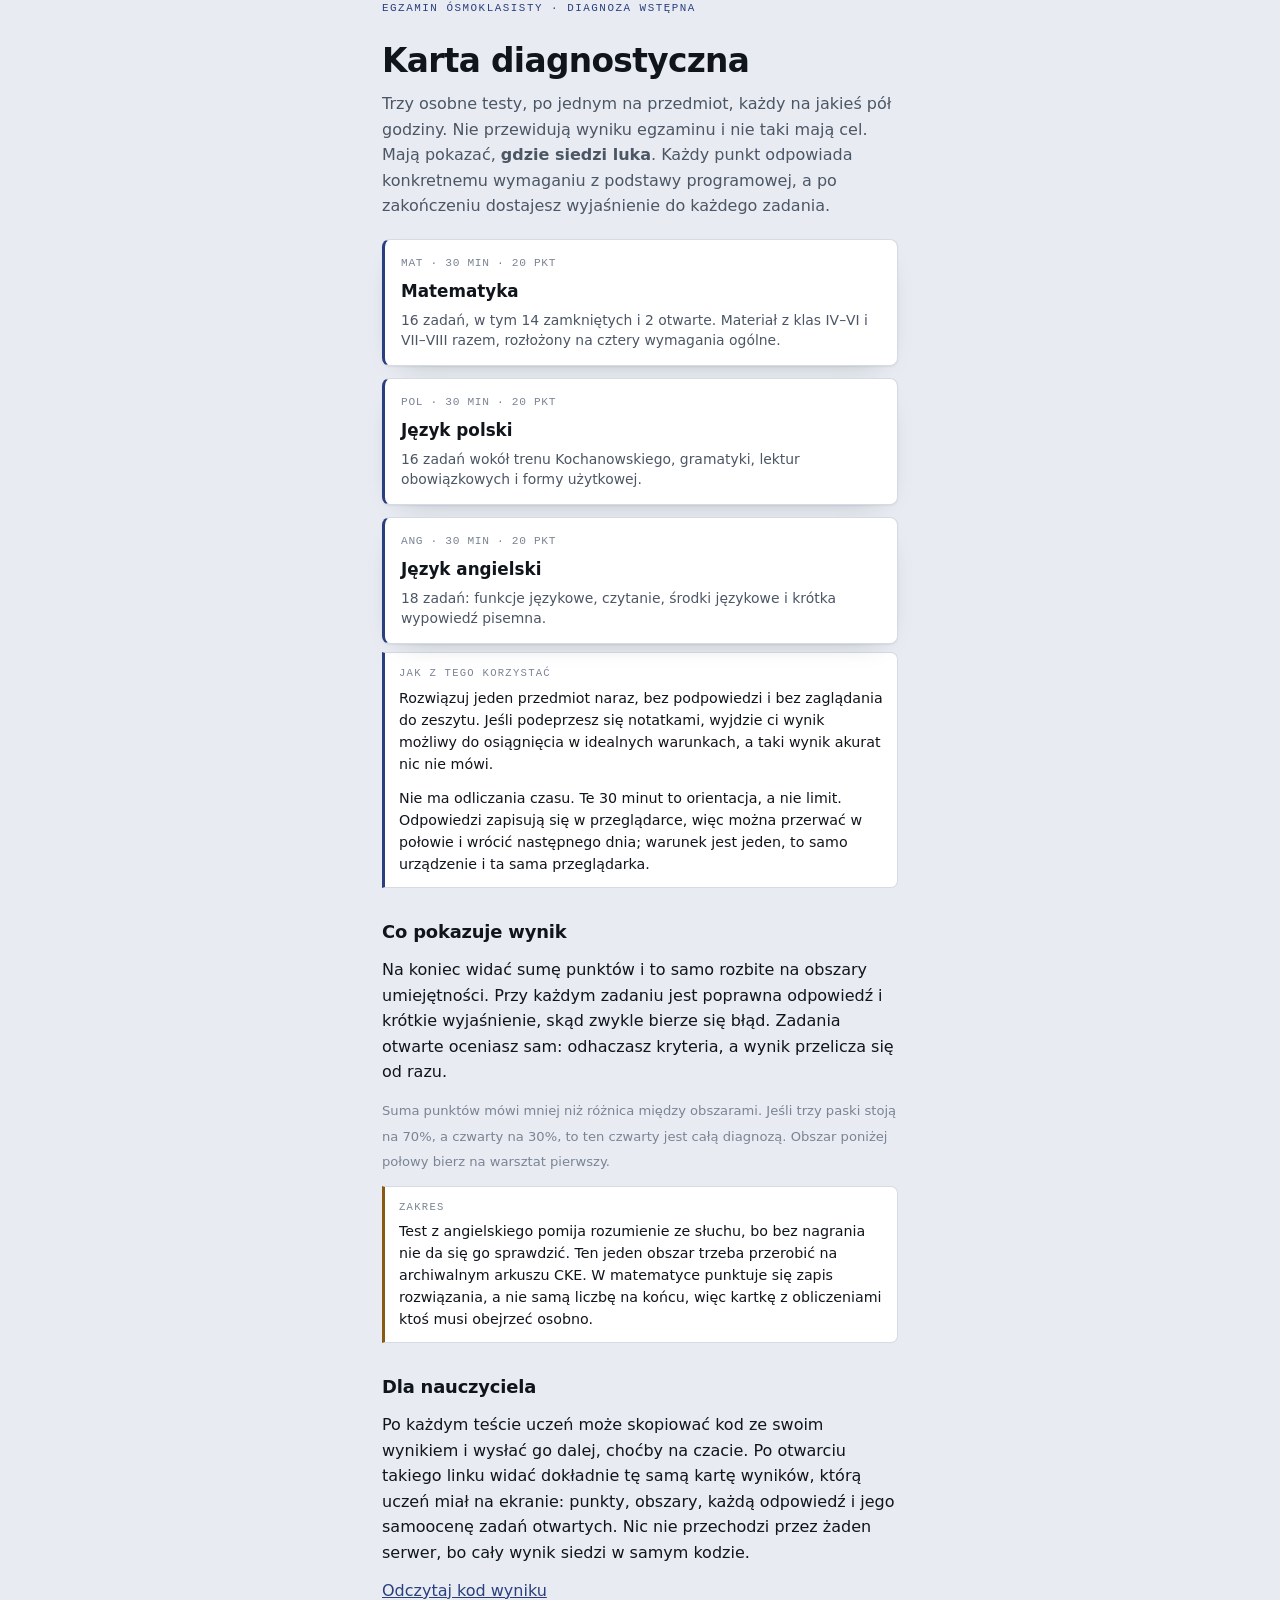
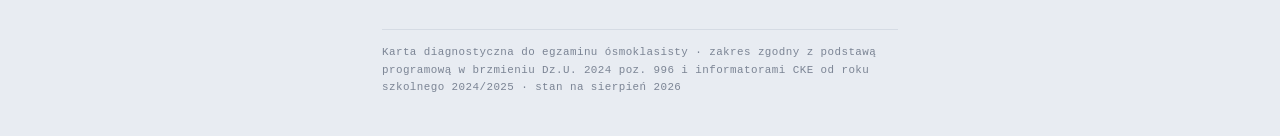
<file: index.html>
<!doctype html>
<html lang="pl">
<head>
<meta charset="utf-8">
<meta name="viewport" content="width=device-width, initial-scale=1">
<title>Karta diagnostyczna E8</title>
<meta name="description" content="Trzy krótkie testy diagnostyczne do egzaminu ósmoklasisty: matematyka, język polski, język angielski. Po 30 minut na przedmiot.">
<meta name="color-scheme" content="light dark">
<link rel="icon" href="data:image/svg+xml,%3Csvg xmlns='http://www.w3.org/2000/svg' viewBox='0 0 32 32'%3E%3Crect width='32' height='32' rx='6' fill='%232a3f7e'/%3E%3Ctext x='16' y='23' font-family='monospace' font-size='17' font-weight='700' fill='%23ffffff' text-anchor='middle'%3EE8%3C/text%3E%3C/svg%3E">
<link rel="stylesheet" href="assets/styl.css">
</head>
<body>

<div class="wrap">
<main>

  <p class="eyebrow">Egzamin ósmoklasisty · diagnoza wstępna</p>
  <h1>Karta diagnostyczna</h1>
  <p class="lede">Trzy osobne testy, po jednym na przedmiot, każdy na jakieś pół godziny. Nie przewidują wyniku egzaminu i nie taki mają cel. Mają pokazać, <b>gdzie siedzi luka</b>. Każdy punkt odpowiada konkretnemu wymaganiu z podstawy programowej, a po zakończeniu dostajesz wyjaśnienie do każdego zadania.</p>

  <div class="pick">
    <a href="matematyka.html">
      <span class="meta">MAT · 30 min · 20 pkt</span>
      <span class="nm">Matematyka</span>
      <span class="desc">16 zadań, w tym 14 zamkniętych i 2 otwarte. Materiał z klas IV–VI i VII–VIII razem, rozłożony na cztery wymagania ogólne.</span>
      <span class="state" data-state="mat"></span>
    </a>
    <a href="polski.html">
      <span class="meta">POL · 30 min · 20 pkt</span>
      <span class="nm">Język polski</span>
      <span class="desc">16 zadań wokół trenu Kochanowskiego, gramatyki, lektur obowiązkowych i formy użytkowej.</span>
      <span class="state" data-state="pol"></span>
    </a>
    <a href="angielski.html">
      <span class="meta">ANG · 30 min · 20 pkt</span>
      <span class="nm">Język angielski</span>
      <span class="desc">18 zadań: funkcje językowe, czytanie, środki językowe i krótka wypowiedź pisemna.</span>
      <span class="state" data-state="ang"></span>
    </a>
  </div>

  <div class="note"><span class="lbl">Jak z tego korzystać</span>
  <p>Rozwiązuj jeden przedmiot naraz, bez podpowiedzi i bez zaglądania do zeszytu. Jeśli podeprzesz się notatkami, wyjdzie ci wynik możliwy do osiągnięcia w idealnych warunkach, a taki wynik akurat nic nie mówi.</p>
  <p>Nie ma odliczania czasu. Te 30 minut to orientacja, a nie limit. Odpowiedzi zapisują się w przeglądarce, więc można przerwać w połowie i wrócić następnego dnia; warunek jest jeden, to samo urządzenie i ta sama przeglądarka.</p></div>

  <h2>Co pokazuje wynik</h2>
  <p>Na koniec widać sumę punktów i to samo rozbite na obszary umiejętności. Przy każdym zadaniu jest poprawna odpowiedź i krótkie wyjaśnienie, skąd zwykle bierze się błąd. Zadania otwarte oceniasz sam: odhaczasz kryteria, a wynik przelicza się od razu.</p>
  <p class="muted"><small>Suma punktów mówi mniej niż różnica między obszarami. Jeśli trzy paski stoją na 70%, a czwarty na 30%, to ten czwarty jest całą diagnozą. Obszar poniżej połowy bierz na warsztat pierwszy.</small></p>

  <div class="note warn"><span class="lbl">Zakres</span>
  <p>Test z angielskiego pomija rozumienie ze słuchu, bo bez nagrania nie da się go sprawdzić. Ten jeden obszar trzeba przerobić na archiwalnym arkuszu CKE. W matematyce punktuje się zapis rozwiązania, a nie samą liczbę na końcu, więc kartkę z obliczeniami ktoś musi obejrzeć osobno.</p></div>

  <h2>Dla nauczyciela</h2>
  <p>Po każdym teście uczeń może skopiować kod ze swoim wynikiem i wysłać go dalej, choćby na czacie. Po otwarciu takiego linku widać dokładnie tę samą kartę wyników, którą uczeń miał na ekranie: punkty, obszary, każdą odpowiedź i jego samoocenę zadań otwartych. Nic nie przechodzi przez żaden serwer, bo cały wynik siedzi w samym kodzie.</p>
  <p><a href="wynik.html">Odczytaj kod wyniku</a></p>

  <div id="clrbox" hidden>
    <button class="btn ghost wide" id="clr">Wyczyść zapisane odpowiedzi</button>
  </div>

</main>

<footer>
  Karta diagnostyczna do egzaminu ósmoklasisty · zakres zgodny z podstawą programową w brzmieniu Dz.U. 2024 poz. 996 i informatorami CKE od roku szkolnego 2024/2025 · stan na sierpień 2026
</footer>
</div>

<script src="assets/index.js"></script>
</body>
</html>
</file>
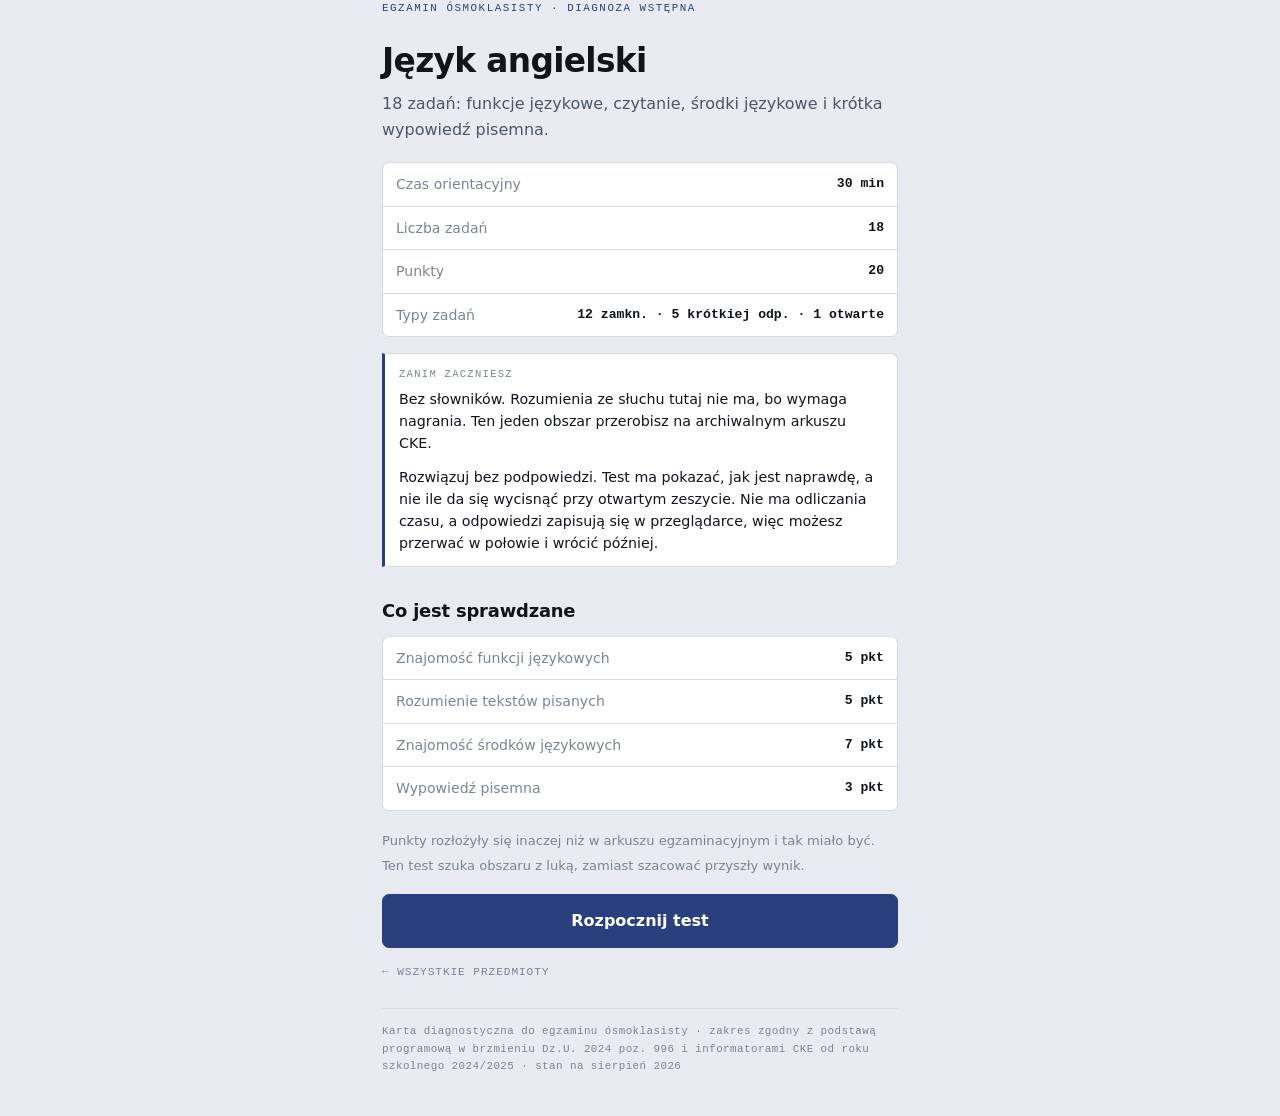
<file: angielski.html>
<!doctype html>
<html lang="pl">
<head>
<meta charset="utf-8">
<meta name="viewport" content="width=device-width, initial-scale=1">
<title>Język angielski — karta diagnostyczna E8</title>
<meta name="description" content="Test diagnostyczny z języka angielskiego do egzaminu ósmoklasisty. 18 zadań, 20 punktów, około 30 minut.">
<meta name="color-scheme" content="light dark">
<link rel="icon" href="data:image/svg+xml,%3Csvg xmlns='http://www.w3.org/2000/svg' viewBox='0 0 32 32'%3E%3Crect width='32' height='32' rx='6' fill='%232a3f7e'/%3E%3Ctext x='16' y='23' font-family='monospace' font-size='17' font-weight='700' fill='%23ffffff' text-anchor='middle'%3EE8%3C/text%3E%3C/svg%3E">
<link rel="stylesheet" href="assets/styl.css">
</head>
<body>

<div class="topbar" id="topbar" hidden>
  <div class="topbar-in">
    <span class="subj" id="tbSubj"></span>
    <span class="spacer"></span>
    <span class="cnt" id="tbCnt"></span>
  </div>
  <div class="progress"><i id="tbBar"></i></div>
</div>

<div class="wrap">
  <main id="app"></main>
  <footer id="foot">
    Karta diagnostyczna do egzaminu ósmoklasisty · zakres zgodny z podstawą programową w brzmieniu Dz.U. 2024 poz. 996 i informatorami CKE od roku szkolnego 2024/2025 · stan na sierpień 2026
  </footer>
</div>

<script src="assets/wyniki.js"></script>
<script src="assets/dane-angielski.js"></script>
<script src="assets/test.js"></script>
</body>
</html>
</file>
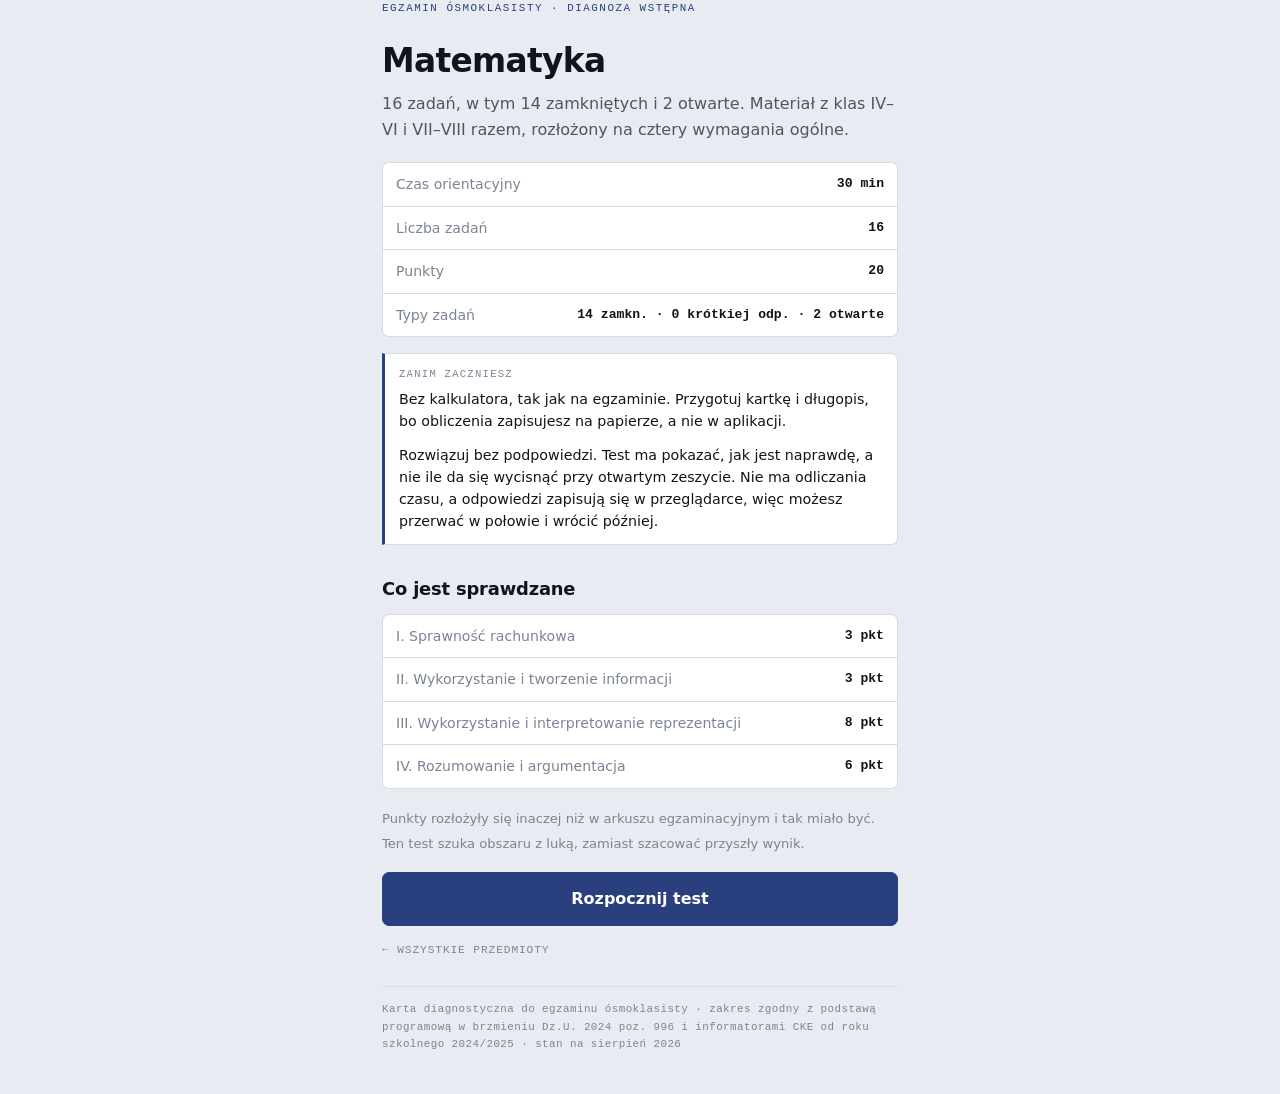
<file: matematyka.html>
<!doctype html>
<html lang="pl">
<head>
<meta charset="utf-8">
<meta name="viewport" content="width=device-width, initial-scale=1">
<title>Matematyka — karta diagnostyczna E8</title>
<meta name="description" content="Test diagnostyczny z matematyki do egzaminu ósmoklasisty. 16 zadań, 20 punktów, około 30 minut.">
<meta name="color-scheme" content="light dark">
<link rel="icon" href="data:image/svg+xml,%3Csvg xmlns='http://www.w3.org/2000/svg' viewBox='0 0 32 32'%3E%3Crect width='32' height='32' rx='6' fill='%232a3f7e'/%3E%3Ctext x='16' y='23' font-family='monospace' font-size='17' font-weight='700' fill='%23ffffff' text-anchor='middle'%3EE8%3C/text%3E%3C/svg%3E">
<link rel="stylesheet" href="assets/styl.css">
</head>
<body>

<div class="topbar" id="topbar" hidden>
  <div class="topbar-in">
    <span class="subj" id="tbSubj"></span>
    <span class="spacer"></span>
    <span class="cnt" id="tbCnt"></span>
  </div>
  <div class="progress"><i id="tbBar"></i></div>
</div>

<div class="wrap">
  <main id="app"></main>
  <footer id="foot">
    Karta diagnostyczna do egzaminu ósmoklasisty · zakres zgodny z podstawą programową w brzmieniu Dz.U. 2024 poz. 996 i informatorami CKE od roku szkolnego 2024/2025 · stan na sierpień 2026
  </footer>
</div>

<script src="assets/wyniki.js"></script>
<script src="assets/dane-matematyka.js"></script>
<script src="assets/test.js"></script>
</body>
</html>
</file>
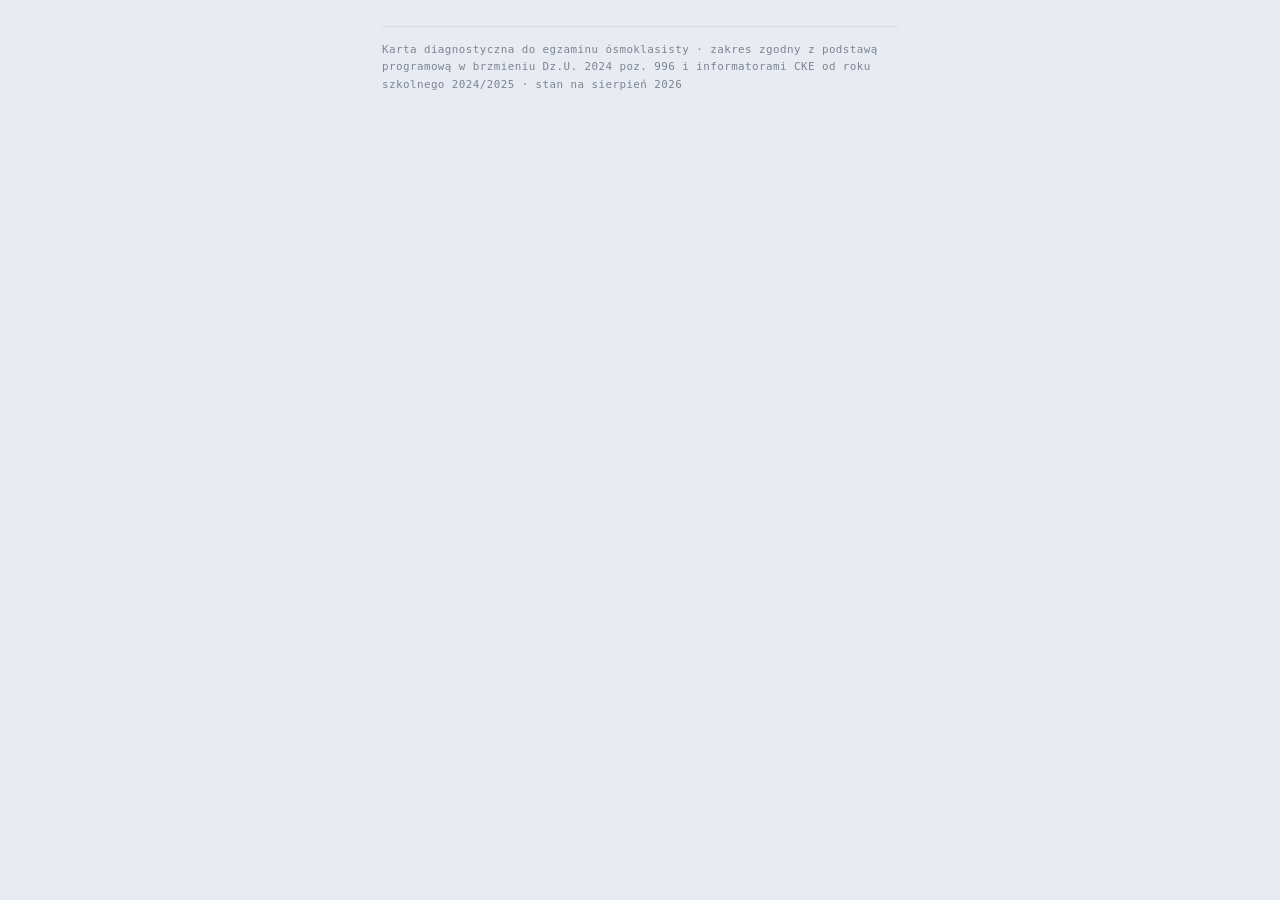
<file: polski.html>
<!doctype html>
<html lang="pl">
<head>
<meta charset="utf-8">
<meta name="viewport" content="width=device-width, initial-scale=1">
<title>Język polski — karta diagnostyczna E8</title>
<meta name="description" content="Test diagnostyczny z języka polskiego do egzaminu ósmoklasisty. 16 zadań, 20 punktów, około 30 minut.">
<meta name="color-scheme" content="light dark">
<link rel="icon" href="data:image/svg+xml,%3Csvg xmlns='http://www.w3.org/2000/svg' viewBox='0 0 32 32'%3E%3Crect width='32' height='32' rx='6' fill='%232a3f7e'/%3E%3Ctext x='16' y='23' font-family='monospace' font-size='17' font-weight='700' fill='%23ffffff' text-anchor='middle'%3EE8%3C/text%3E%3C/svg%3E">
<link rel="stylesheet" href="assets/styl.css">
</head>
<body>

<div class="topbar" id="topbar" hidden>
  <div class="topbar-in">
    <span class="subj" id="tbSubj"></span>
    <span class="spacer"></span>
    <span class="cnt" id="tbCnt"></span>
  </div>
  <div class="progress"><i id="tbBar"></i></div>
</div>

<div class="wrap">
  <main id="app"></main>
  <footer id="foot">
    Karta diagnostyczna do egzaminu ósmoklasisty · zakres zgodny z podstawą programową w brzmieniu Dz.U. 2024 poz. 996 i informatorami CKE od roku szkolnego 2024/2025 · stan na sierpień 2026
  </footer>
</div>

<script src="assets/dane-polski.js"></script>
<script src="assets/test.js"></script>
</body>
</html>
</file>
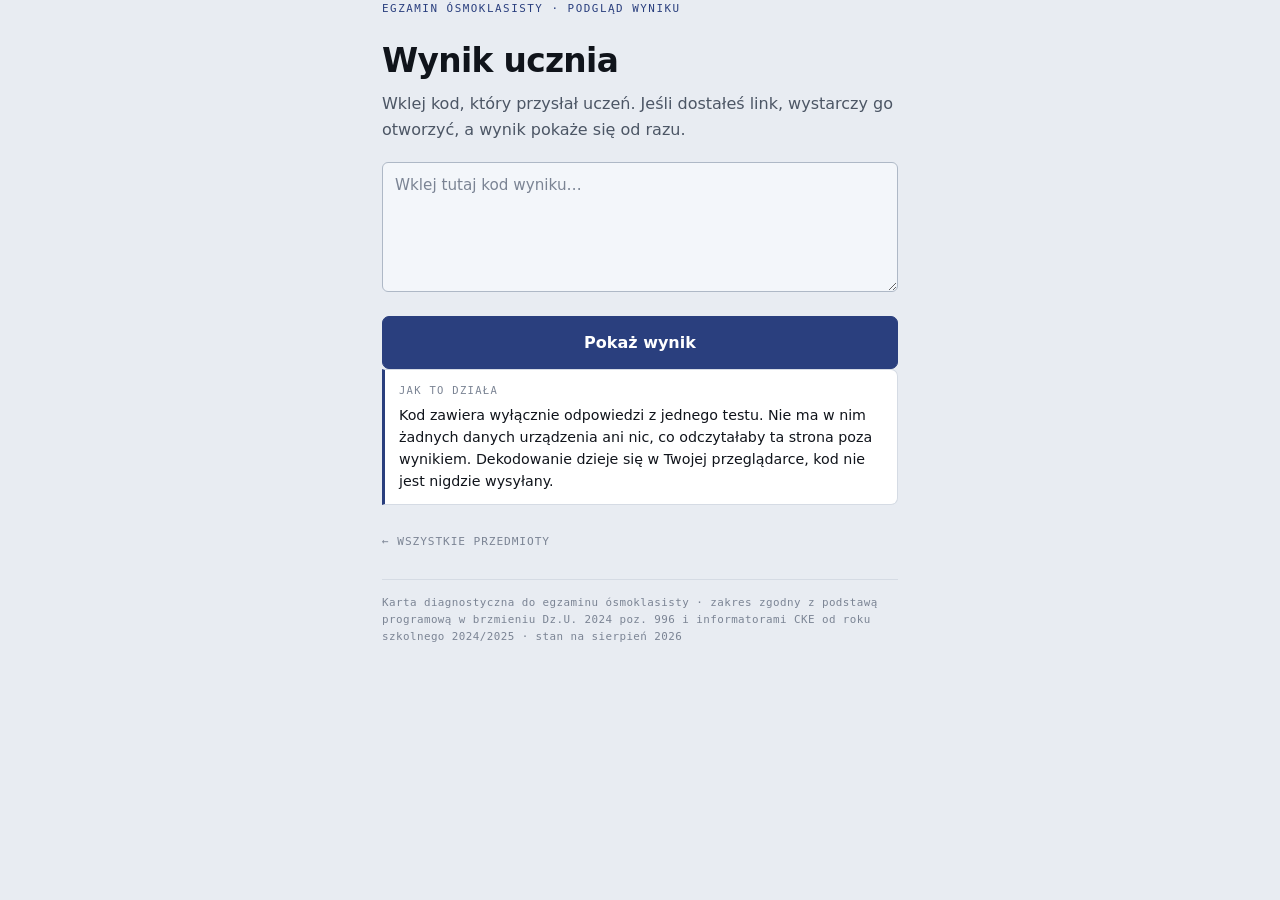
<file: wynik.html>
<!doctype html>
<html lang="pl">
<head>
<meta charset="utf-8">
<meta name="viewport" content="width=device-width, initial-scale=1">
<title>Wynik ucznia — karta diagnostyczna E8</title>
<meta name="description" content="Podgląd wyniku testu diagnostycznego E8 z kodu przysłanego przez ucznia.">
<meta name="color-scheme" content="light dark">
<link rel="icon" href="data:image/svg+xml,%3Csvg xmlns='http://www.w3.org/2000/svg' viewBox='0 0 32 32'%3E%3Crect width='32' height='32' rx='6' fill='%232a3f7e'/%3E%3Ctext x='16' y='23' font-family='monospace' font-size='17' font-weight='700' fill='%23ffffff' text-anchor='middle'%3EE8%3C/text%3E%3C/svg%3E">
<link rel="stylesheet" href="assets/styl.css">
</head>
<body>

<div class="wrap">
  <main id="app"></main>
  <footer>
    Karta diagnostyczna do egzaminu ósmoklasisty · zakres zgodny z podstawą programową w brzmieniu Dz.U. 2024 poz. 996 i informatorami CKE od roku szkolnego 2024/2025 · stan na sierpień 2026
  </footer>
</div>

<script src="assets/wyniki.js"></script>
<script src="assets/dane-matematyka.js"></script>
<script src="assets/dane-polski.js"></script>
<script src="assets/dane-angielski.js"></script>
<script src="assets/wynik.js"></script>
</body>
</html>
</file>
<file: assets/styl.css>
/* Karta diagnostyczna E8, arkusz wspólny dla wszystkich podstron */

:root {
  --paper:    #e8ecf2;
  --sheet:    #ffffff;
  --sheet-2:  #f3f6fa;
  --ink:      #10141b;
  --ink-2:    #4c5665;
  --ink-3:    #7b8494;
  --rule:     #d5dbe4;
  --rule-2:   #aeb8c6;
  --accent:   #2a3f7e;
  --accent-2: #e3e9f6;
  --on-accent:#ffffff;
  --ok:       #1d6a4a;
  --ok-2:     #e0efe8;
  --bad:      #a12d26;
  --bad-2:    #f8e7e5;
  --warn:     #8a5a12;
  --warn-2:   #f7edda;
  --shadow:   0 1px 2px rgba(16,20,27,.06), 0 10px 28px -20px rgba(16,20,27,.4);

  --sans: system-ui, -apple-system, "Segoe UI", Roboto, "Helvetica Neue", Arial, sans-serif;
  --serif: Georgia, "Iowan Old Style", "Palatino Linotype", "Times New Roman", serif;
  --mono: ui-monospace, "Cascadia Mono", "SFMono-Regular", Menlo, Consolas, monospace;
}

@media (prefers-color-scheme: dark) {
  :root:not([data-theme="light"]) {
    --paper:    #0e1116;
    --sheet:    #161a21;
    --sheet-2:  #1d222b;
    --ink:      #e5e9f0;
    --ink-2:    #aab3c1;
    --ink-3:    #7f8896;
    --rule:     #282e38;
    --rule-2:   #3c4450;
    --accent:   #90a6e8;
    --accent-2: #1c2436;
    --on-accent:#0e1116;
    --ok:       #6cc79a;
    --ok-2:     #14251d;
    --bad:      #e8938a;
    --bad-2:    #2c1917;
    --warn:     #d8a95d;
    --warn-2:   #2a2114;
    --shadow:   0 1px 2px rgba(0,0,0,.5), 0 10px 28px -20px rgba(0,0,0,.95);
  }
}

:root[data-theme="dark"] {
  --paper:    #0e1116;
  --sheet:    #161a21;
  --sheet-2:  #1d222b;
  --ink:      #e5e9f0;
  --ink-2:    #aab3c1;
  --ink-3:    #7f8896;
  --rule:     #282e38;
  --rule-2:   #3c4450;
  --accent:   #90a6e8;
  --accent-2: #1c2436;
  --on-accent:#0e1116;
  --ok:       #6cc79a;
  --ok-2:     #14251d;
  --bad:      #e8938a;
  --bad-2:    #2c1917;
  --warn:     #d8a95d;
  --warn-2:   #2a2114;
  --shadow:   0 1px 2px rgba(0,0,0,.5), 0 10px 28px -20px rgba(0,0,0,.95);
}

* { box-sizing: border-box; }

html { -webkit-text-size-adjust: 100%; }

body {
  margin: 0;
  background: var(--paper);
  color: var(--ink);
  font-family: var(--sans);
  font-size: 16px;
  line-height: 1.6;
  -webkit-font-smoothing: antialiased;
}

.wrap { max-width: 34rem; margin: 0 auto; padding: 0 14px 40px; }

/* ---------- topbar ---------- */

.topbar {
  position: sticky;
  top: 0;
  z-index: 20;
  background: var(--paper);
  border-bottom: 1px solid var(--rule);
}
.topbar-in {
  max-width: 34rem;
  margin: 0 auto;
  padding: 9px 14px;
  display: flex;
  align-items: center;
  gap: 12px;
  font-family: var(--mono);
  font-size: .72rem;
  letter-spacing: .06em;
  text-transform: uppercase;
  color: var(--ink-3);
}
.topbar-in .subj { color: var(--ink-2); font-weight: 600; overflow: hidden; text-overflow: ellipsis; white-space: nowrap; }
.topbar-in .spacer { flex: 1 1 auto; }
.topbar-in .cnt { font-variant-numeric: tabular-nums; color: var(--ink-2); }

.progress { height: 3px; background: var(--rule); }
.progress > i { display: block; height: 100%; background: var(--accent); width: 0; transition: width .25s ease; }

/* ---------- type ---------- */

h1 {
  font-size: clamp(1.55rem, 6vw, 2.05rem);
  line-height: 1.15;
  letter-spacing: -.02em;
  font-weight: 700;
  text-wrap: balance;
  margin: 26px 0 10px;
}
h2 { font-size: 1.12rem; font-weight: 700; letter-spacing: -.01em; margin: 30px 0 10px; text-wrap: balance; }
h3 { font-size: .95rem; font-weight: 700; margin: 20px 0 8px; }
p { margin: 0 0 12px; }
.lede { color: var(--ink-2); margin-bottom: 20px; }
.eyebrow {
  font-family: var(--mono);
  font-size: .68rem;
  letter-spacing: .14em;
  text-transform: uppercase;
  color: var(--accent);
  margin: 0 0 6px;
}
.muted { color: var(--ink-3); }
small { font-size: .82rem; }

a { color: var(--accent); }

/* powrót na stronę główną */
.crumb {
  display: inline-block;
  margin: 16px 0 0;
  font-family: var(--mono);
  font-size: .7rem;
  letter-spacing: .08em;
  text-transform: uppercase;
  text-decoration: none;
  color: var(--ink-3);
}
.crumb:hover { color: var(--accent); }
.crumb::before { content: "← "; }

/* ---------- cards ---------- */

.card {
  background: var(--sheet);
  border: 1px solid var(--rule);
  border-radius: 8px;
  padding: 16px;
  box-shadow: var(--shadow);
  margin-bottom: 12px;
}

/* wybór przedmiotu, kafle na stronie głównej */
.pick { display: grid; gap: 12px; margin: 20px 0 8px; }
.pick a {
  text-align: left;
  font: inherit;
  color: inherit;
  text-decoration: none;
  background: var(--sheet);
  border: 1px solid var(--rule);
  border-left: 3px solid var(--accent);
  border-radius: 8px;
  padding: 15px 16px;
  box-shadow: var(--shadow);
  display: grid;
  gap: 5px;
  transition: border-color .15s, transform .1s;
}
.pick a:hover { border-color: var(--rule-2); border-left-color: var(--accent); }
.pick a:active { transform: translateY(1px); }
.pick a:focus-visible { outline: 2px solid var(--accent); outline-offset: 2px; }
.pick .nm { font-weight: 700; font-size: 1.05rem; }
.pick .meta {
  font-family: var(--mono);
  font-size: .7rem;
  letter-spacing: .06em;
  text-transform: uppercase;
  color: var(--ink-3);
}
.pick .desc { font-size: .87rem; color: var(--ink-2); line-height: 1.45; }
.pick .state { font-family: var(--mono); font-size: .7rem; letter-spacing: .06em; text-transform: uppercase; color: var(--accent); }
.pick .state:empty { display: none; }

/* ---------- zadanie ---------- */

.qhead {
  display: flex;
  align-items: baseline;
  justify-content: space-between;
  gap: 12px;
  font-family: var(--mono);
  font-size: .74rem;
  letter-spacing: .06em;
  color: var(--ink-3);
  margin-bottom: 10px;
  padding-bottom: 8px;
  border-bottom: 1px solid var(--rule);
}
.qhead .area { text-transform: uppercase; overflow: hidden; text-overflow: ellipsis; white-space: nowrap; }
.qhead .pts { color: var(--ink-2); white-space: nowrap; }

.qtext { margin-bottom: 14px; }
.qtext p:last-child { margin-bottom: 0; }
.qtext .hint { font-size: .85rem; color: var(--ink-3); }
.qtext .mono {
  font-family: var(--mono);
  background: var(--sheet-2);
  padding: 11px 12px;
  border-radius: 6px;
  font-size: .95rem;
}

/* odpowiedzi, bańki jak na karcie odpowiedzi */
.opts { display: grid; gap: 8px; list-style: none; margin: 0; padding: 0; }
.opt {
  display: grid;
  grid-template-columns: 26px 1fr;
  gap: 11px;
  align-items: start;
  padding: 11px 12px;
  border: 1px solid var(--rule);
  border-radius: 6px;
  background: var(--sheet-2);
  cursor: pointer;
  transition: border-color .12s, background .12s;
}
.opt:hover { border-color: var(--rule-2); }
.opt input { position: absolute; opacity: 0; pointer-events: none; }
.bub {
  width: 24px; height: 24px;
  border: 1.5px solid var(--rule-2);
  border-radius: 50%;
  display: grid;
  place-items: center;
  font-family: var(--mono);
  font-size: .78rem;
  color: var(--ink-3);
  background: var(--sheet);
  transition: background .12s, color .12s, border-color .12s;
}
.opt .txt { line-height: 1.45; padding-top: 1px; }
.opt.on { border-color: var(--accent); background: var(--accent-2); }
.opt.on .bub { background: var(--accent); border-color: var(--accent); color: var(--on-accent); font-weight: 700; }
.opt:focus-within { outline: 2px solid var(--accent); outline-offset: 2px; }

/* pola tekstowe */
.field {
  width: 100%;
  font: inherit;
  font-family: var(--mono);
  font-size: .95rem;
  color: var(--ink);
  background: var(--sheet-2);
  border: 1px solid var(--rule-2);
  border-radius: 6px;
  padding: 11px 12px;
}
textarea.field { font-family: var(--sans); line-height: 1.55; min-height: 130px; resize: vertical; }
.field:focus { outline: 2px solid var(--accent); outline-offset: 1px; border-color: var(--accent); }
.field::placeholder { color: var(--ink-3); }

/* tekst źródłowy: stale widoczny nad zadaniem */
.passage {
  background: var(--sheet-2);
  border: 1px solid var(--rule);
  border-radius: 8px;
  margin-bottom: 12px;
  overflow: hidden;
}
.passage .hdr {
  padding: 10px 14px;
  font-family: var(--mono);
  font-size: .72rem;
  letter-spacing: .08em;
  text-transform: uppercase;
  color: var(--accent);
  border-bottom: 1px solid var(--rule);
}
.passage .body {
  padding: 12px 16px 14px;
  font-family: var(--serif);
  font-size: .97rem;
  line-height: 1.65;
  max-height: 44vh;
  overflow-y: auto;
  overscroll-behavior: contain;
}
.passage .body:focus-visible { outline: 2px solid var(--accent); outline-offset: -2px; }
.passage .body p { margin: 0 0 10px; }
.passage .body > :last-child { margin-bottom: 0; }
.passage .verse { white-space: pre-line; margin: 0 0 10px; }
.passage .gloss { font-family: var(--sans); font-size: .8rem; color: var(--ink-3); line-height: 1.5; border-top: 1px solid var(--rule); padding-top: 10px; }
.passage .src { font-family: var(--mono); font-size: .7rem; color: var(--ink-3); letter-spacing: .04em; }

/* ---------- nawigacja ---------- */

.nav { display: flex; gap: 10px; margin-top: 16px; }
.btn {
  font: inherit;
  font-weight: 600;
  border-radius: 7px;
  padding: 13px 16px;
  cursor: pointer;
  border: 1px solid var(--rule-2);
  background: var(--sheet);
  color: var(--ink);
  transition: transform .1s, border-color .12s;
}
.btn:active { transform: translateY(1px); }
.btn:focus-visible { outline: 2px solid var(--accent); outline-offset: 2px; }
.btn.primary { background: var(--accent); border-color: var(--accent); color: var(--on-accent); flex: 1 1 auto; }
.btn.ghost { background: transparent; }
.btn[disabled] { opacity: .4; cursor: not-allowed; }
.btn.wide { width: 100%; }

.jump { display: flex; flex-wrap: wrap; gap: 5px; margin-top: 14px; }
.jump button {
  font-family: var(--mono);
  font-size: .74rem;
  width: 30px; height: 30px;
  border-radius: 5px;
  border: 1px solid var(--rule);
  background: var(--sheet);
  color: var(--ink-3);
  cursor: pointer;
  padding: 0;
}
.jump button.done { background: var(--accent-2); border-color: var(--accent); color: var(--accent); font-weight: 700; }
.jump button.cur { outline: 2px solid var(--accent); outline-offset: 1px; }

/* ---------- wyniki ---------- */

.score {
  display: grid;
  grid-template-columns: auto 1fr;
  gap: 18px;
  align-items: center;
  background: var(--sheet);
  border: 1px solid var(--rule);
  border-radius: 8px;
  padding: 18px;
  box-shadow: var(--shadow);
  margin-bottom: 14px;
}
.score .big { font-family: var(--mono); font-size: 2.5rem; line-height: 1; font-variant-numeric: tabular-nums; letter-spacing: -.03em; }
.score .of { color: var(--ink-3); font-size: 1.1rem; }
.score .pct { font-family: var(--mono); font-size: .9rem; color: var(--ink-2); margin-top: 4px; }
.score .verdict { font-size: .89rem; color: var(--ink-2); line-height: 1.5; }

.bars { display: grid; gap: 11px; margin-bottom: 8px; }
.bar .lab { display: flex; justify-content: space-between; gap: 10px; font-size: .86rem; margin-bottom: 4px; }
.bar .lab b { font-family: var(--mono); font-variant-numeric: tabular-nums; white-space: nowrap; }
.bar .track { height: 8px; background: var(--sheet-2); border: 1px solid var(--rule); border-radius: 3px; overflow: hidden; }
.bar .fill { height: 100%; background: var(--accent); }
.bar.good .fill { background: var(--ok); }
.bar.good .lab b { color: var(--ok); }
.bar.low .fill { background: var(--bad); }
.bar.low .lab b { color: var(--bad); }

.rev { border: 1px solid var(--rule); border-radius: 8px; background: var(--sheet); margin-bottom: 10px; overflow: hidden; }
.rev > summary {
  cursor: pointer;
  padding: 12px 14px;
  display: grid;
  grid-template-columns: 26px 1fr auto;
  gap: 10px;
  align-items: center;
  list-style: none;
}
.rev > summary::-webkit-details-marker { display: none; }
.rev .mark {
  width: 24px; height: 24px; border-radius: 50%;
  display: grid; place-items: center;
  font-family: var(--mono); font-size: .8rem; font-weight: 700;
}
.rev .mark.y { background: var(--ok-2); color: var(--ok); }
.rev .mark.n { background: var(--bad-2); color: var(--bad); }
.rev .mark.s { background: var(--warn-2); color: var(--warn); }
.rev .ttl { font-size: .88rem; line-height: 1.4; overflow: hidden; text-overflow: ellipsis; display: -webkit-box; -webkit-line-clamp: 2; -webkit-box-orient: vertical; }
.rev .sc { font-family: var(--mono); font-size: .78rem; color: var(--ink-3); white-space: nowrap; }
.rev .detail { padding: 12px 14px 14px; border-top: 1px solid var(--rule); font-size: .9rem; }
.rev .detail .row { margin-bottom: 8px; }
.rev .detail .k { font-family: var(--mono); font-size: .68rem; letter-spacing: .1em; text-transform: uppercase; color: var(--ink-3); display: block; margin-bottom: 2px; }
.rev .detail .good { color: var(--ok); font-weight: 600; }
.rev .detail .wrong { color: var(--bad); font-weight: 600; text-decoration: line-through; text-decoration-thickness: 1px; }
.rev .detail .model { font-family: var(--serif); line-height: 1.6; }
.rev .why { background: var(--sheet-2); border-left: 3px solid var(--accent); border-radius: 0 5px 5px 0; padding: 10px 12px; line-height: 1.5; }

.crit { display: grid; gap: 7px; margin: 10px 0 4px; }
.crit label {
  display: grid;
  grid-template-columns: 22px 1fr;
  gap: 10px;
  align-items: start;
  font-size: .87rem;
  line-height: 1.45;
  padding: 9px 11px;
  border: 1px solid var(--rule);
  border-radius: 6px;
  background: var(--sheet-2);
  cursor: pointer;
}
.crit label.on { border-color: var(--ok); background: var(--ok-2); }
.crit input { width: 20px; height: 20px; accent-color: var(--accent); margin: 0; }

.note {
  background: var(--sheet);
  border: 1px solid var(--rule);
  border-left: 3px solid var(--accent);
  border-radius: 0 7px 7px 0;
  padding: 12px 14px;
  margin-bottom: 12px;
  font-size: .89rem;
  line-height: 1.55;
}
.note.warn { border-left-color: var(--warn); }
.note .lbl {
  display: block;
  font-family: var(--mono);
  font-size: .66rem;
  letter-spacing: .12em;
  text-transform: uppercase;
  color: var(--ink-3);
  margin-bottom: 5px;
}
.note p:last-child { margin-bottom: 0; }

/* kod wyniku do wysłania nauczycielowi */
.codebox {
  margin-top: 10px;
  padding: 10px 12px;
  border: 1px dashed var(--rule-2);
  border-radius: 6px;
  background: var(--sheet-2);
  color: var(--ink-2);
  font-family: var(--mono);
  font-size: .68rem;
  line-height: 1.5;
  word-break: break-all;
  max-height: 6.5rem;
  overflow-y: auto;
  overscroll-behavior: contain;
  -webkit-user-select: all;
  user-select: all;
}

.facts { list-style: none; margin: 0 0 16px; padding: 0; display: grid; gap: 1px; background: var(--rule); border: 1px solid var(--rule); border-radius: 7px; overflow: hidden; }
.facts li { background: var(--sheet); padding: 10px 13px; display: flex; justify-content: space-between; gap: 12px; font-size: .88rem; }
.facts li span { color: var(--ink-3); }
.facts li b { font-family: var(--mono); font-size: .82rem; text-align: right; }

footer { margin-top: 26px; padding-top: 14px; border-top: 1px solid var(--rule); font-family: var(--mono); font-size: .68rem; letter-spacing: .04em; color: var(--ink-3); line-height: 1.6; }

.hide { display: none !important; }

@media (prefers-reduced-motion: reduce) {
  * { transition: none !important; animation: none !important; }
}
</file>
